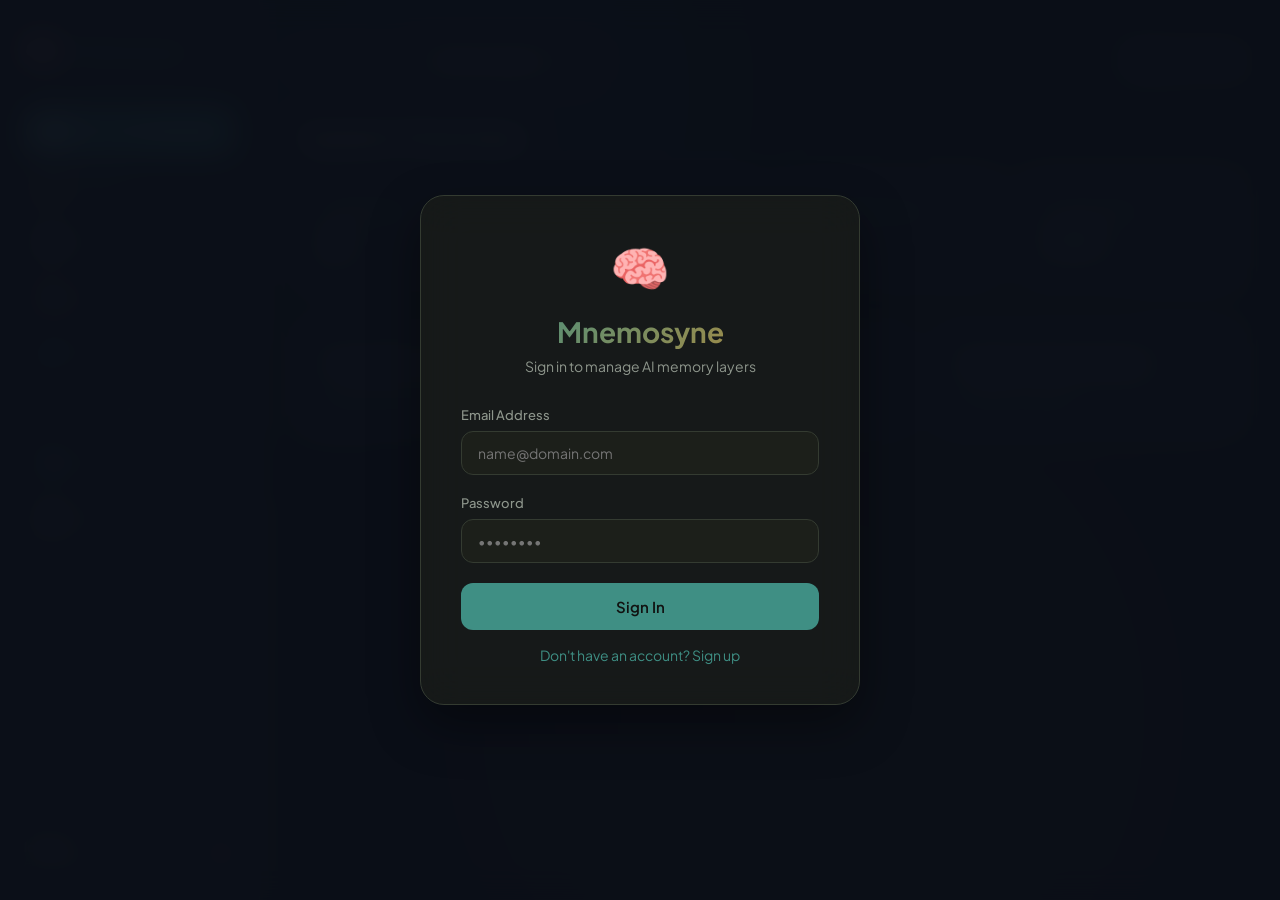
<file: backend/static/index.html>
<!DOCTYPE html>
<html lang="en">
<head>
  <meta charset="UTF-8">
  <meta name="viewport" content="width=device-width, initial-scale=1.0">
  <title>Mnemosyne — AI Memory Dashboard</title>
  <!-- Google Fonts -->
  <link rel="preconnect" href="https://fonts.googleapis.com">
  <link rel="preconnect" href="https://fonts.gstatic.com" crossorigin>
  <link href="https://fonts.googleapis.com/css2?family=Plus+Jakarta+Sans:wght@300;400;500;600;700&family=JetBrains+Mono:wght@400;500&display=swap" rel="stylesheet">
  
  <style>
    :root {
      --bg-main: #111110;            /* Obsidian Black */
      --bg-surface: #1C1F1A;         /* Charcoal Patina */
      --bg-surface-solid: #1C1F1A;
      --bg-card: #1C1F1A;            /* Charcoal Patina Card */
      --bg-card-hover: #272B24;      /* Charcoal Card Hover */
      
      --border-color: #343B31;       /* Aged Charcoal Border */
      --border-color-focus: #3F8F84; /* Verdigris Patina Focus */
      
      --text-primary: #E9E4D7;       /* Bone White */
      --text-secondary: #8E968C;     /* Muted Patina Grey Text */
      --text-muted: #687066;         /* Dark Muted Patina */
      
      --color-primary: #3F8F84;      /* Verdigris Patina Primary */
      --color-primary-dark: #2C6B62;
      --color-primary-light: #58ABA0;
      --color-primary-muted: rgba(63, 143, 132, 0.15);
      --color-accent: #B58A3A;       /* Aged Brass Accent */
      --color-accent-gradient: linear-gradient(135deg, #3F8F84 0%, #B58A3A 100%);
      
      --color-success: #5CA390;      /* Verdigris Success */
      --color-error: #8E3C3C;        /* Oxide Red Danger */
      --color-warning: #B58A3A;      /* Aged Brass Warning */
      --color-info: #3F8F84;         /* Verdigris Info */
      
      --font-sans: 'Plus Jakarta Sans', -apple-system, BlinkMacSystemFont, "Segoe UI", Roboto, sans-serif;
      --font-mono: 'JetBrains Mono', monospace;
      
      --shadow-sm: 0 2px 4px rgba(0, 0, 0, 0.08);
      --shadow-md: 0 8px 16px rgba(0, 0, 0, 0.12);
      --shadow-lg: 0 16px 32px rgba(0, 0, 0, 0.16);
      --shadow-glass: none;           /* Matte design removes glossy shadows */
    }

    * {
      box-sizing: border-box;
      margin: 0;
      padding: 0;
    }

    body {
      background-color: var(--bg-main);
      color: var(--text-primary);
      font-family: var(--font-sans);
      min-height: 100vh;
      overflow-x: hidden;
    }

    /* Scrollbars */
    ::-webkit-scrollbar {
      width: 6px;
      height: 6px;
    }
    ::-webkit-scrollbar-track {
      background: transparent;
    }
    ::-webkit-scrollbar-thumb {
      background: var(--border-color);
      border-radius: 4px;
    }
    ::-webkit-scrollbar-thumb:hover {
      background: var(--text-muted);
    }

    /* ── Login Overlay ── */
    #login-overlay {
      position: fixed;
      top: 0;
      left: 0;
      right: 0;
      bottom: 0;
      background: rgba(11, 15, 25, 0.95);
      backdrop-filter: blur(16px);
      z-index: 1000;
      display: flex;
      align-items: center;
      justify-content: center;
    }

    .login-card {
      width: 100%;
      max-width: 440px;
      padding: 40px;
      border-radius: 24px;
      background: rgba(23, 25, 30, 0.8);
      backdrop-filter: blur(12px);
      border: 1px solid var(--border-color);
      box-shadow: var(--shadow-md);
      text-align: center;
      animation: fadeIn 0.4s ease-out;
    }

    .login-logo {
      font-size: 48px;
      margin-bottom: 16px;
      display: inline-block;
    }

    .login-title {
      font-size: 28px;
      font-weight: 700;
      margin-bottom: 8px;
      background: var(--color-accent-gradient);
      -webkit-background-clip: text;
      -webkit-text-fill-color: transparent;
    }

    .login-subtitle {
      color: var(--text-secondary);
      font-size: 14px;
      margin-bottom: 32px;
    }

    /* Form controls */
    .form-group {
      margin-bottom: 20px;
      text-align: left;
    }

    .form-group label {
      display: block;
      color: var(--text-secondary);
      font-size: 13px;
      font-weight: 500;
      margin-bottom: 8px;
    }

    .input-control {
      width: 100%;
      background: var(--bg-card);
      border: 1px solid var(--border-color);
      border-radius: 12px;
      padding: 12px 16px;
      color: var(--text-primary);
      font-family: var(--font-sans);
      font-size: 14px;
      transition: all 0.25s cubic-bezier(0.4, 0, 0.2, 1);
    }

    .input-control:focus {
      outline: none;
      border-color: var(--color-primary);
      background: var(--bg-card-hover);
      box-shadow: 0 0 0 2px var(--color-primary-muted);
    }

    .btn {
      width: 100%;
      padding: 14px;
      border-radius: 12px;
      font-family: var(--font-sans);
      font-size: 15px;
      font-weight: 600;
      cursor: pointer;
      border: none;
      transition: all 0.25s cubic-bezier(0.4, 0, 0.2, 1);
      display: flex;
      align-items: center;
      justify-content: center;
      gap: 8px;
    }

    .btn-primary {
      background: var(--color-primary);
      color: #111110;
      box-shadow: none;
    }

    .btn-primary:hover {
      background: var(--color-primary-light);
      transform: translateY(-1px);
    }

    .btn-primary:active {
      transform: translateY(1px);
    }

    .btn-secondary {
      background: var(--bg-card);
      color: var(--text-primary);
      border: 1px solid var(--border-color);
    }

    .btn-secondary:hover {
      background: var(--bg-card-hover);
      border-color: var(--text-secondary);
      transform: translateY(-1px);
    }

    .btn-secondary:active {
      transform: translateY(1px);
    }

    .error-banner {
      background: rgba(239, 68, 110, 0.15);
      border: 1px solid rgba(239, 68, 110, 0.3);
      color: var(--color-error);
      padding: 12px;
      border-radius: 10px;
      font-size: 13px;
      margin-bottom: 20px;
      display: none;
      text-align: left;
    }

    /* ── Main Layout ── */
    #dashboard-layout {
      display: grid;
      grid-template-columns: 260px 1fr;
      min-height: 100vh;
    }

    /* Sidebar */
    .sidebar {
      background: var(--bg-surface-solid);
      border-right: 1px solid var(--border-color);
      padding: 32px 24px;
      display: flex;
      flex-direction: column;
      position: sticky;
      top: 0;
      height: 100vh;
    }

    .logo-container {
      display: flex;
      align-items: center;
      gap: 12px;
      margin-bottom: 40px;
      text-decoration: none;
    }

    .logo-img {
      font-size: 28px;
    }

    .logo-title {
      font-size: 20px;
      font-weight: 700;
      color: var(--color-primary);
    }

    .nav-list {
      list-style: none;
      display: flex;
      flex-direction: column;
      gap: 8px;
      flex: 1;
    }

    .nav-item {
      display: flex;
      align-items: center;
      gap: 12px;
      padding: 12px 16px;
      border-radius: 12px;
      color: var(--text-secondary);
      text-decoration: none;
      font-size: 14px;
      font-weight: 500;
      cursor: pointer;
      transition: all 0.25s cubic-bezier(0.4, 0, 0.2, 1);
    }

    .nav-item:hover {
      background: rgba(255, 255, 255, 0.04);
      color: var(--text-primary);
      transform: translateX(4px);
    }

    .nav-item.active {
      background: var(--color-primary);
      color: #111110;
      font-weight: 600;
      box-shadow: none;
    }

    .nav-item-icon {
      font-size: 18px;
    }

    .user-footer {
      border-top: 1px solid var(--border-color);
      padding-top: 20px;
      display: flex;
      align-items: center;
      justify-content: space-between;
    }

    .user-info {
      display: flex;
      flex-direction: column;
      overflow: hidden;
    }

    .user-name {
      font-size: 13px;
      font-weight: 600;
      color: var(--text-primary);
      white-space: nowrap;
      text-overflow: ellipsis;
      overflow: hidden;
    }

    .user-role {
      font-size: 11px;
      color: var(--text-muted);
    }

    .btn-logout {
      background: transparent;
      border: none;
      color: var(--text-muted);
      cursor: pointer;
      font-size: 16px;
      padding: 4px;
      border-radius: 6px;
      transition: all 0.2s;
    }

    .btn-logout:hover {
      color: var(--color-error);
      background: rgba(239, 68, 68, 0.1);
    }

    /* Main view container */
    .main-view {
      padding: 40px;
      overflow-y: auto;
      height: 100vh;
    }

    /* ── Header Bar ── */
    .header-bar {
      display: flex;
      justify-content: space-between;
      align-items: center;
      margin-bottom: 40px;
    }

    .project-selector-wrapper {
      display: flex;
      align-items: center;
      gap: 16px;
    }

    .select-project {
      background: var(--bg-surface-solid);
      color: var(--text-primary);
      border: 1px solid var(--border-color);
      padding: 10px 36px 10px 16px;
      font-family: var(--font-sans);
      font-size: 14px;
      font-weight: 600;
      border-radius: 12px;
      cursor: pointer;
      appearance: none;
      background-image: url("data:image/svg+xml,%3Csvg xmlns='http://www.w3.org/2000/svg' fill='none' viewBox='0 0 24 24' stroke='%2394a3b8'%3E%3Cpath stroke-linecap='round' stroke-linejoin='round' stroke-width='2' d='M19 9l-7 7-7-7'/%3E%3C/svg%3E");
      background-repeat: no-repeat;
      background-position: right 12px center;
      background-size: 16px;
      transition: all 0.2s;
    }

    .select-project:hover {
      border-color: var(--text-muted);
    }

    .system-health {
      display: flex;
      align-items: center;
      gap: 16px;
      font-size: 13px;
      color: var(--text-secondary);
    }

    .status-indicator {
      display: flex;
      align-items: center;
      gap: 8px;
    }

    .status-dot {
      width: 8px;
      height: 8px;
      border-radius: 50%;
      background-color: var(--color-success);
      box-shadow: 0 0 8px var(--color-success);
    }

    .status-dot.loading {
      background-color: var(--color-warning);
      box-shadow: 0 0 8px var(--color-warning);
    }

    /* ── Content Panes ── */
    .tab-pane {
      display: none;
    }

    /* Grid layouts */
    .analytics-grid {
      display: grid;
      grid-template-columns: repeat(auto-fit, minmax(220px, 1fr));
      gap: 20px;
      margin-bottom: 40px;
    }

    .card {
      background: var(--bg-surface);
      border: 1px solid var(--border-color);
      border-radius: 14px;
      padding: 24px;
      box-shadow: var(--shadow-sm);
      transition: all 0.25s cubic-bezier(0.4, 0, 0.2, 1);
    }

    .card:hover {
      border-color: rgba(255, 255, 255, 0.12);
      background: var(--bg-card);
      transform: translateY(-2px);
      box-shadow: var(--shadow-md);
    }

    .stat-label {
      color: var(--text-secondary);
      font-size: 13px;
      font-weight: 500;
      margin-bottom: 8px;
    }

    .stat-value {
      font-size: 28px;
      font-weight: 700;
      color: var(--text-primary);
    }

    .dashboard-sections {
      display: grid;
      grid-template-columns: 2fr 1fr;
      gap: 24px;
    }

    @media (max-width: 1024px) {
      .dashboard-sections {
        grid-template-columns: 1fr;
      }
      #dashboard-layout {
        grid-template-columns: 80px 1fr;
      }
      .sidebar {
        padding: 32px 12px;
      }
      .logo-title, .user-info, .sidebar-label {
        display: none;
      }
    }

    /* ── Projects View ── */
    .projects-list {
      display: grid;
      grid-template-columns: repeat(auto-fill, minmax(300px, 1fr));
      gap: 20px;
      margin-top: 20px;
    }

    .project-card {
      position: relative;
      overflow: hidden;
      background: var(--bg-surface);
      border: 1px solid var(--border-color);
      border-radius: 14px;
      padding: 28px;
      cursor: pointer;
      display: flex;
      flex-direction: column;
      justify-content: space-between;
      height: 220px;
      transition: border-color 0.3s ease, background-color 0.3s ease, transform 0.4s cubic-bezier(0.16, 1, 0.3, 1), box-shadow 0.4s ease !important;
      box-shadow: var(--shadow-sm);
    }

    .project-card:hover {
      transform: translateY(-4px) scale(1.01);
      border-color: var(--color-primary-light) !important;
      box-shadow: 0 16px 36px rgba(0, 0, 0, 0.35) !important;
    }
    .project-card::before {
      content: "";
      position: absolute;
      top: 0;
      left: 0;
      width: 100%;
      height: 100%;
      background: radial-gradient(
        800px circle at var(--mouse-x, 0) var(--mouse-y, 0),
        rgba(63, 143, 132, 0.08),
        transparent 45%
      );
      z-index: 0;
      pointer-events: none;
      opacity: 0;
      transition: opacity 0.4s ease;
    }
    .project-card:hover::before {
      opacity: 1;
    }
    .project-card > * {
      position: relative;
      z-index: 1;
    }

    .project-card-header {
      display: flex;
      justify-content: space-between;
      align-items: flex-start;
      margin-bottom: 12px;
    }

    .project-name {
      font-size: 18px;
      font-weight: 700;
      color: var(--text-primary);
    }

    .project-badge {
      font-size: 11px;
      font-weight: 600;
      background: var(--color-primary-muted);
      color: var(--color-primary);
      padding: 4px 8px;
      border-radius: 6px;
      border: 1px solid rgba(197, 168, 128, 0.15);
      font-family: var(--font-mono);
    }

    .project-desc {
      color: var(--text-secondary);
      font-size: 13px;
      line-height: 1.5;
      display: -webkit-box;
      -webkit-line-clamp: 3;
      -webkit-box-orient: vertical;
      overflow: hidden;
      margin-bottom: 20px;
    }

    .project-footer {
      display: flex;
      justify-content: space-between;
      align-items: center;
      font-size: 12px;
      color: var(--text-muted);
      border-top: 1px solid var(--border-color);
      padding-top: 14px;
    }

    /* Modal dialogs */
    .modal-backdrop {
      position: fixed;
      top: 0;
      left: 0;
      right: 0;
      bottom: 0;
      background: rgba(17, 18, 21, 0.7);
      backdrop-filter: blur(8px);
      z-index: 500;
      display: none;
      align-items: center;
      justify-content: center;
    }

    .modal-card {
      width: 100%;
      max-width: 500px;
      background: rgba(23, 25, 30, 0.85);
      backdrop-filter: blur(12px);
      border: 1px solid var(--border-color);
      border-radius: 16px;
      padding: 32px;
      box-shadow: var(--shadow-lg);
      animation: slideUp 0.3s cubic-bezier(0.16, 1, 0.3, 1);
    }

    .modal-title {
      font-size: 20px;
      font-weight: 700;
      margin-bottom: 24px;
    }

    .modal-actions {
      display: flex;
      justify-content: flex-end;
      gap: 12px;
      margin-top: 28px;
    }

    /* ── Conversations View ── */
    .conv-split {
      display: grid;
      grid-template-columns: 320px 1fr;
      gap: 24px;
      height: 70vh;
    }

    .conv-list {
      background: var(--bg-surface);
      border: 1px solid var(--border-color);
      border-radius: 16px;
      overflow-y: auto;
      padding: 16px;
      display: flex;
      flex-direction: column;
      gap: 8px;
    }

    .conv-item {
      padding: 14px 16px;
      border-radius: 12px;
      cursor: pointer;
      background: var(--bg-card);
      border: 1px solid transparent;
      transition: all 0.25s cubic-bezier(0.4, 0, 0.2, 1);
    }

    .conv-item:hover {
      background: var(--bg-card-hover);
      border-color: var(--border-color);
      transform: translateX(4px);
    }

    .conv-item.active {
      background: var(--color-primary-muted);
      border-color: var(--color-primary);
    }

    .conv-item-title {
      font-size: 13px;
      font-weight: 600;
      color: var(--text-primary);
      margin-bottom: 4px;
      white-space: nowrap;
      overflow: hidden;
      text-overflow: ellipsis;
    }

    .conv-item-meta {
      font-size: 11px;
      color: var(--text-muted);
      display: flex;
      justify-content: space-between;
    }

    .conv-chat {
      background: var(--bg-surface);
      border: 1px solid var(--border-color);
      border-radius: 16px;
      display: flex;
      flex-direction: column;
      overflow: hidden;
    }

    .conv-chat-header {
      padding: 20px 24px;
      border-bottom: 1px solid var(--border-color);
      background: rgba(20, 26, 43, 0.2);
    }

    .conv-chat-messages {
      flex: 1;
      padding: 24px;
      overflow-y: auto;
      display: flex;
      flex-direction: column;
      gap: 20px;
    }

    .msg-bubble {
      max-width: 85%;
      padding: 16px 20px;
      border-radius: 16px;
      font-size: 14px;
      line-height: 1.6;
    }

    .msg-bubble.user {
      align-self: flex-end;
      background: var(--color-accent-gradient);
      color: #111110;
      border-bottom-right-radius: 4px;
    }

    .msg-bubble.assistant {
      align-self: flex-start;
      background: var(--bg-card);
      border: 1px solid var(--border-color);
      color: var(--text-primary);
      border-bottom-left-radius: 4px;
    }

    .msg-bubble-meta {
      font-size: 11px;
      color: var(--text-muted);
      margin-top: 8px;
      text-align: right;
    }

    .msg-bubble.user .msg-bubble-meta {
      color: rgba(255, 255, 255, 0.7);
    }

    /* ── Memories Pane ── */
    .memories-container {
      display: flex;
      flex-direction: column;
      gap: 16px;
    }

    .filter-bar {
      display: flex;
      gap: 12px;
      margin-bottom: 24px;
      flex-wrap: wrap;
    }

    .badge-filter {
      padding: 8px 16px;
      border-radius: 100px;
      font-size: 12px;
      font-weight: 600;
      background: var(--bg-card);
      border: 1px solid var(--border-color);
      cursor: pointer;
      color: var(--text-secondary);
      transition: all 0.2s;
    }

    .badge-filter:hover {
      background: var(--bg-card-hover);
      color: var(--text-primary);
    }

    .badge-filter.active {
      background: var(--color-primary);
      border-color: var(--color-primary);
      color: white;
    }

    .memory-list-table {
      width: 100%;
      border-collapse: collapse;
      text-align: left;
    }

    .memory-list-table th, .memory-list-table td {
      padding: 16px 20px;
      border-bottom: 1px solid var(--border-color);
    }

    .memory-list-table th {
      font-size: 12px;
      font-weight: 600;
      color: var(--text-secondary);
      text-transform: uppercase;
      letter-spacing: 0.05em;
    }

    .memory-list-table tr:hover td {
      background: rgba(255, 255, 255, 0.01);
    }

    .kind-badge {
      display: inline-block;
      padding: 4px 8px;
      border-radius: 6px;
      font-size: 11px;
      font-weight: 700;
      text-transform: uppercase;
      font-family: var(--font-mono);
    }

    .kind-badge.requirement { background: rgba(99, 102, 241, 0.15); color: #818CF8; }
    .kind-badge.decision { background: rgba(16, 185, 129, 0.15); color: #34D399; }
    .kind-badge.todo { background: rgba(245, 158, 11, 0.15); color: #FBBF24; }
    .kind-badge.bug { background: rgba(239, 68, 68, 0.15); color: #FCA5A5; }
    .kind-badge.fix { background: rgba(59, 130, 246, 0.15); color: #60A5FA; }
    .kind-badge.dependency { background: rgba(139, 92, 246, 0.15); color: #C084FC; }
    .kind-badge.architecture { background: rgba(236, 72, 153, 0.15); color: #F472B6; }
    .kind-badge.general { background: rgba(100, 116, 139, 0.15); color: #94A3B8; }

    /* ── Knowledge Graph Visualization ── */
    #graph-container {
      width: 100%;
      height: 500px;
      background: #0D1321;
      border-radius: 16px;
      border: 1px solid var(--border-color);
      position: relative;
      overflow: hidden;
    }

    /* ── Logs / Console Pane ── */
    .console-pane {
      background: #05070C;
      border: 1px solid var(--border-color);
      border-radius: 12px;
      padding: 20px;
      font-family: var(--font-mono);
      font-size: 12px;
      color: #A7F3D0;
      height: 400px;
      overflow-y: auto;
      display: flex;
      flex-direction: column;
      gap: 6px;
      box-shadow: inset 0 4px 12px rgba(0,0,0,0.5);
    }

    .log-entry {
      line-height: 1.5;
    }

    .log-time {
      color: #34D399;
    }

    .log-level {
      font-weight: 700;
      text-transform: uppercase;
    }

    .log-level.info { color: #60A5FA; }
    .log-level.error { color: #F87171; }
    .log-level.warn { color: #FBBF24; }

    /* Project DNA Styles */
    .dna-grid {
      display: grid;
      grid-template-columns: repeat(auto-fit, minmax(280px, 1fr));
      gap: 20px;
    }

    .dna-section {
      background: var(--bg-surface);
      border: 1px solid var(--border-color);
      border-radius: 16px;
      padding: 20px;
    }

    .dna-section-title {
      font-size: 15px;
      font-weight: 700;
      margin-bottom: 16px;
      display: flex;
      align-items: center;
      gap: 8px;
      border-bottom: 1px solid var(--border-color);
      padding-bottom: 10px;
    }

    .dna-list {
      list-style: none;
      display: flex;
      flex-direction: column;
      gap: 10px;
    }

    .dna-list-item {
      font-size: 13px;
      color: var(--text-secondary);
      line-height: 1.4;
      padding-left: 14px;
      position: relative;
    }

    .dna-list-item::before {
      content: "•";
      position: absolute;
      left: 0;
      color: var(--color-primary);
      font-weight: bold;
    }

    /* Animations */
    @keyframes fadeIn {
      from { opacity: 0; transform: translateY(4px); }
      to { opacity: 1; transform: translateY(0); }
    }

    @keyframes slideUp {
      from { opacity: 0; transform: translateY(16px); }
      to { opacity: 1; transform: translateY(0); }
    }

    /* Ambient Background Glow Blobs */
    .glow-blob {
      position: fixed;
      border-radius: 50%;
      filter: blur(140px);
      opacity: 0.08;
      z-index: -1;
      pointer-events: none;
      transition: all 0.8s ease-in-out;
      animation: floatOrbs 24s infinite alternate ease-in-out;
      will-change: transform;
    }
    
    .glow-1 {
      top: -15%;
      left: 20%;
      width: 450px;
      height: 450px;
      background: var(--color-primary);
      animation-delay: 0s;
    }
    
    .glow-2 {
      bottom: -10%;
      right: 15%;
      width: 550px;
      height: 550px;
      background: var(--color-accent);
      animation-delay: -6s;
    }
    
    @keyframes floatOrbs {
      0% { transform: translate(0, 0) scale(1); }
      50% { transform: translate(40px, -60px) scale(1.15); }
      100% { transform: translate(-30px, 30px) scale(0.9); }
    }

    /* Interactive Spotlight Card Border Glow */
    .card {
      position: relative;
      overflow: hidden;
      transition: border-color 0.3s ease, background-color 0.3s ease, transform 0.4s cubic-bezier(0.16, 1, 0.3, 1), box-shadow 0.4s ease !important;
    }
    .card:hover {
      transform: translateY(-4px) scale(1.01);
      border-color: var(--color-primary-light) !important;
      box-shadow: 0 16px 36px rgba(0, 0, 0, 0.35) !important;
    }
    .card::before {
      content: "";
      position: absolute;
      top: 0;
      left: 0;
      width: 100%;
      height: 100%;
      background: radial-gradient(
        800px circle at var(--mouse-x, 0) var(--mouse-y, 0),
        rgba(63, 143, 132, 0.08),
        transparent 45%
      );
      z-index: 0;
      pointer-events: none;
      opacity: 0;
      transition: opacity 0.4s ease;
    }
    .card:hover::before {
      opacity: 1;
    }
    .card > * {
      position: relative;
      z-index: 1;
    }

    /* Spring Modal Pop Anim */
    @keyframes modalPop {
      0% {
        opacity: 0;
        transform: scale(0.93) translateY(12px);
      }
      100% {
        opacity: 1;
        transform: scale(1) translateY(0);
      }
    }
    
    @keyframes backdropFadeIn {
      from { opacity: 0; backdrop-filter: blur(0px); -webkit-backdrop-filter: blur(0px); }
      to { opacity: 1; backdrop-filter: blur(8px); -webkit-backdrop-filter: blur(8px); }
    }
    
    .modal-backdrop {
      animation: backdropFadeIn 0.35s cubic-bezier(0.16, 1, 0.3, 1) both;
    }
    
    .modal-card {
      animation: modalPop 0.5s cubic-bezier(0.34, 1.56, 0.64, 1) both !important;
    }

    /* Login Card Glassmorphism and Spotlight */
    .login-card {
      position: relative;
      overflow: hidden;
      background: rgba(28, 31, 26, 0.7) !important;
      backdrop-filter: blur(20px) !important;
      -webkit-backdrop-filter: blur(20px) !important;
      border: 1px solid var(--border-color);
      border-radius: 24px;
      box-shadow: 0 20px 50px rgba(0, 0, 0, 0.4) !important;
      animation: modalPop 0.55s cubic-bezier(0.34, 1.56, 0.64, 1) both;
    }
    
    .login-card::before {
      content: "";
      position: absolute;
      top: 0;
      left: 0;
      width: 100%;
      height: 100%;
      background: radial-gradient(
        800px circle at var(--mouse-x, 0) var(--mouse-y, 0),
        rgba(63, 143, 132, 0.08),
        transparent 45%
      );
      z-index: 0;
      pointer-events: none;
      opacity: 0;
      transition: opacity 0.4s ease;
    }
    
    .login-card:hover::before {
      opacity: 1;
    }
    
    .login-card > * {
      position: relative;
      z-index: 1;
    }

    /* Glassmorphic Translucent Sidebar */
    .sidebar {
      background: rgba(28, 31, 26, 0.7) !important;
      backdrop-filter: blur(20px);
      -webkit-backdrop-filter: blur(20px);
      border-right: 1px solid var(--border-color);
    }

    /* Staggered Slide-up tab transition */
    @keyframes fadeInSlideUp {
      from {
        opacity: 0;
        transform: translateY(16px);
      }
      to {
        opacity: 1;
        transform: translateY(0);
      }
    }
    
    .tab-pane.active {
      display: block !important;
    }
    
    .tab-pane.active > * {
      animation: fadeInSlideUp 0.6s cubic-bezier(0.16, 1, 0.3, 1) both;
    }
    
    .tab-pane.active > *:nth-child(1) { animation-delay: 0.04s; }
    .tab-pane.active > *:nth-child(2) { animation-delay: 0.08s; }
    .tab-pane.active > *:nth-child(3) { animation-delay: 0.12s; }
    .tab-pane.active > *:nth-child(4) { animation-delay: 0.16s; }
    .tab-pane.active > *:nth-child(5) { animation-delay: 0.2s; }

    /* Scroll Reveal classes */
    .reveal-on-scroll {
      opacity: 0;
      transform: translateY(20px);
      transition: opacity 0.8s cubic-bezier(0.16, 1, 0.3, 1), transform 0.8s cubic-bezier(0.16, 1, 0.3, 1);
      will-change: transform, opacity;
    }
    .reveal-on-scroll.revealed {
      opacity: 1;
      transform: translateY(0);
    }
  </style>
</head>
<body>
  <!-- Ambient Background Glow Blobs -->
  <div class="glow-blob glow-1"></div>
  <div class="glow-blob glow-2"></div>

  <!-- ── Sign In / Sign Up Modal Overlay ── -->
  <div id="login-overlay" style="display: none;">
    <div class="login-card">
      <span class="login-logo">🧠</span>
      <h2 class="login-title">Mnemosyne</h2>
      <p id="auth-modal-subtitle" class="login-subtitle">Sign in to manage AI memory layers</p>
      
      <div id="login-error-banner" class="error-banner"></div>
      
      <form id="login-form">
        <div class="form-group">
          <label for="login-email">Email Address</label>
          <input type="email" id="login-email" class="input-control" required placeholder="name@domain.com">
        </div>
        <div class="form-group">
          <label for="login-password">Password</label>
          <input type="password" id="login-password" class="input-control" required placeholder="••••••••">
        </div>
        <button type="submit" class="btn btn-primary" style="margin-top: 12px;">Sign In</button>
        <div style="text-align: center; margin-top: 16px; font-size: 14px;">
          <a href="#" id="show-signup" style="color: var(--color-primary); text-decoration: none;">Don't have an account? Sign up</a>
        </div>
      </form>

      <form id="signup-form" style="display: none;">
        <div class="form-group">
          <label for="signup-name">Full Name (Optional)</label>
          <input type="text" id="signup-name" class="input-control" placeholder="John Doe">
        </div>
        <div class="form-group">
          <label for="signup-email">Email Address</label>
          <input type="email" id="signup-email" class="input-control" required placeholder="name@domain.com">
        </div>
        <div class="form-group">
          <label for="signup-password">Password</label>
          <input type="password" id="signup-password" class="input-control" required minlength="8" placeholder="••••••••">
        </div>
        <button type="submit" class="btn btn-primary" style="margin-top: 12px;">Sign Up</button>
        <div style="text-align: center; margin-top: 16px; font-size: 14px;">
          <a href="#" id="show-login" style="color: var(--color-primary); text-decoration: none;">Already have an account? Sign in</a>
        </div>
      </form>
    </div>
  </div>

  <!-- ── Create Project Dialog ── -->
  <div id="create-project-modal" class="modal-backdrop">
    <div class="modal-card">
      <h3 class="modal-title">Create New Project</h3>
      <div id="create-project-error" class="error-banner"></div>
      <form id="create-project-form">
        <div class="form-group">
          <label for="new-project-name">Project Name</label>
          <input type="text" id="new-project-name" class="input-control" required placeholder="e.g., Quantum Processor Adapter">
        </div>
        <div class="form-group">
          <label for="new-project-id">Project ID (Optional slug)</label>
          <input type="text" id="new-project-id" class="input-control" placeholder="e.g., quantum-adapter">
        </div>
        <div class="form-group">
          <label for="new-project-desc">Description</label>
          <textarea id="new-project-desc" class="input-control" rows="3" placeholder="Brief outline of the project scope..."></textarea>
        </div>
        <div class="modal-actions">
          <button type="button" class="btn btn-secondary btn-sm" id="btn-close-project-modal" style="width: auto;">Cancel</button>
          <button type="submit" class="btn btn-primary btn-sm" style="width: auto; padding: 12px 24px;">Create</button>
        </div>
      </form>
    </div>
  </div>

  <!-- ── Master Layout ── -->
  <div id="dashboard-layout">
    
    <!-- Sidebar Navigation -->
    <aside class="sidebar">
      <a href="#" class="logo-container">
        <span class="logo-img">🧠</span>
        <span class="logo-title">Mnemosyne</span>
      </a>
      
      <nav style="display: contents;">
        <ul class="nav-list">
          <li>
            <div class="nav-item active" data-tab="tab-overview">
              <span class="nav-item-icon">📊</span>
              <span class="sidebar-label">Overview</span>
            </div>
          </li>
          <li>
            <div class="nav-item" data-tab="tab-projects">
              <span class="nav-item-icon">📂</span>
              <span class="sidebar-label">Projects</span>
            </div>
          </li>
          <li>
            <div class="nav-item" data-tab="tab-conversations">
              <span class="nav-item-icon">💬</span>
              <span class="sidebar-label">Conversations</span>
            </div>
          </li>
          <li>
            <div class="nav-item" data-tab="tab-memories">
              <span class="nav-item-icon">🧠</span>
              <span class="sidebar-label">Project Memories</span>
            </div>
          </li>
          <li>
            <div class="nav-item" data-tab="tab-dna">
              <span class="nav-item-icon">🧬</span>
              <span class="sidebar-label">Project DNA</span>
            </div>
          </li>
          <li>
            <div class="nav-item" data-tab="tab-graph">
              <span class="nav-item-icon">🕸️</span>
              <span class="sidebar-label">Knowledge Graph</span>
            </div>
          </li>
          <li>
            <div class="nav-item" data-tab="tab-providers">
              <span class="nav-item-icon">⚙️</span>
              <span class="sidebar-label">AI Providers</span>
            </div>
          </li>
          <li>
            <div class="nav-item" data-tab="tab-logs">
              <span class="nav-item-icon">📋</span>
              <span class="sidebar-label">System Logs</span>
            </div>
          </li>
        </ul>
      </nav>
      
      <div class="user-footer">
        <div class="user-info">
          <span class="user-name" id="display-user-email">loading...</span>
          <span class="user-role">Administrator</span>
        </div>
        <button class="btn-logout" id="btn-global-logout" title="Sign Out">🚪</button>
      </div>
    </aside>

    <!-- Main Workspace -->
    <main class="main-view">
      
      <!-- Top Health / Controls bar -->
      <div class="header-bar">
        <div class="project-selector-wrapper">
          <label for="global-project-select" class="sidebar-label" style="font-size: 13px; font-weight: 500; color: var(--text-secondary);">Active Project</label>
          <select id="global-project-select" class="select-project">
            <option value="">— Select a project —</option>
          </select>
          <button id="btn-delete-active-project" class="btn btn-secondary" style="width: auto; padding: 10px 16px; display: none; color: var(--color-error); border-color: rgba(239, 68, 68, 0.2); background: rgba(239, 68, 68, 0.05); font-size: 13px; font-weight: 600;">
            🗑️ Delete
          </button>
        </div>
        <div class="system-health">
          <div class="status-indicator">
            <div class="status-dot" id="indicator-live"></div>
            <span>System Online</span>
          </div>
        </div>
      </div>

      <!-- ── TAB: Overview ── -->
      <div id="tab-overview" class="tab-pane active">
        <h2 style="font-size: 26px; font-weight: 700; margin-bottom: 24px;">System Overview</h2>
        
        <div class="analytics-grid">
          <div class="card">
            <div class="stat-label">Total Projects</div>
            <div class="stat-value" id="stat-projects-count">0</div>
          </div>
          <div class="card">
            <div class="stat-label">Captured Conversations</div>
            <div class="stat-value" id="stat-conversations-count">0</div>
          </div>
          <div class="card">
            <div class="stat-label">Ingested Memories</div>
            <div class="stat-value" id="stat-memories-count">0</div>
          </div>
          <div class="card">
            <div class="stat-label">Active Provider</div>
            <div class="stat-value" id="stat-active-provider" style="font-size: 20px; line-height: 28px;">Local</div>
          </div>
        </div>
        
        <div class="dashboard-sections">
          <div class="card">
            <h3 style="font-size: 16px; font-weight: 600; margin-bottom: 20px;">Evolving Project DNA Preview</h3>
            <div id="overview-dna-preview" style="color: var(--text-secondary); font-size: 13px;">
              Please select a project to load its memory DNA outline.
            </div>
          </div>
          <div class="card">
            <h3 style="font-size: 16px; font-weight: 600; margin-bottom: 20px;">Ingested Chunks density</h3>
            <div id="overview-analytics-preview" style="color: var(--text-secondary); font-size: 13px;">
              No project loaded.
            </div>
          </div>
        </div>
      </div>

      <!-- ── TAB: Projects ── -->
      <div id="tab-projects" class="tab-pane">
        <div style="display: flex; justify-content: space-between; align-items: center; margin-bottom: 24px;">
          <h2 style="font-size: 26px; font-weight: 700;">Managed Projects</h2>
          <button class="btn btn-primary" id="btn-trigger-new-project" style="width: auto; padding: 10px 20px;">＋ Create Project</button>
        </div>
        <div class="projects-list" id="projects-container">
          <!-- Rendered dynamically -->
        </div>
      </div>

      <!-- ── TAB: Conversations ── -->
      <div id="tab-conversations" class="tab-pane">
        <h2 style="font-size: 26px; font-weight: 700; margin-bottom: 24px;">Conversations Log</h2>
        <div class="conv-split">
          <div class="conv-list" id="conversations-list-container">
            <!-- Rendered dynamically -->
          </div>
          <div class="conv-chat">
            <div class="conv-chat-header">
              <h3 id="active-conversation-title" style="font-size: 15px; font-weight: 700;">No Conversation Selected</h3>
              <p id="active-conversation-meta" style="font-size: 12px; color: var(--text-secondary); margin-top: 4px;">Select a conversation to view scraped transcript turns</p>
            </div>
            <div class="conv-chat-messages" id="conversation-messages-container">
              <!-- Message bubbles -->
            </div>
          </div>
        </div>
      </div>

      <!-- ── TAB: Memories ── -->
      <div id="tab-memories" class="tab-pane">
        <h2 style="font-size: 26px; font-weight: 700; margin-bottom: 16px;">Ingested Memories</h2>
        <div class="filter-bar" id="memory-filter-bar">
          <button class="badge-filter active" data-filter="all">All Types</button>
          <button class="badge-filter" data-filter="requirement">Requirements</button>
          <button class="badge-filter" data-filter="decision">Decisions</button>
          <button class="badge-filter" data-filter="todo">Tasks</button>
          <button class="badge-filter" data-filter="bug">Bugs</button>
          <button class="badge-filter" data-filter="fix">Fixes</button>
          <button class="badge-filter" data-filter="dependency">Dependencies</button>
          <button class="badge-filter" data-filter="architecture">Architecture</button>
        </div>
        <div class="card" style="padding: 0; overflow-x: auto;">
          <table class="memory-list-table">
            <thead>
              <tr>
                <th>Category</th>
                <th>Extracted Memory Fact</th>
                <th>Importance</th>
                <th>Confidence</th>
              </tr>
            </thead>
            <tbody id="memories-table-body">
              <!-- Rendered dynamically -->
            </tbody>
          </table>
        </div>
      </div>

      <!-- ── TAB: Project DNA ── -->
      <div id="tab-dna" class="tab-pane">
        <h2 style="font-size: 26px; font-weight: 700; margin-bottom: 24px;">Project DNA Profile</h2>
        <div class="dna-grid" id="dna-grid-container">
          <!-- Rendered dynamically -->
        </div>
      </div>

      <!-- ── TAB: Knowledge Graph ── -->
      <div id="tab-graph" class="tab-pane">
        <h2 style="font-size: 26px; font-weight: 700; margin-bottom: 8px;">Concept Adjacency Relationships</h2>
        <p style="font-size: 14px; color: var(--text-secondary); margin-bottom: 24px;">Dynamic canvas visualizing knowledge relationships extracted from memory chunks</p>
        <div id="graph-container">
          <canvas id="graph-canvas" style="width: 100%; height: 100%; display: block;"></canvas>
        </div>
      </div>

      <!-- ── TAB: Providers ── -->
      <div id="tab-providers" class="tab-pane">
        <h2 style="font-size: 26px; font-weight: 700; margin-bottom: 24px;">AI Service Providers</h2>
        <div class="projects-list" id="providers-container">
          <!-- Rendered dynamically -->
        </div>
      </div>

      <!-- ── TAB: System Logs ── -->
      <div id="tab-logs" class="tab-pane">
        <h2 style="font-size: 26px; font-weight: 700; margin-bottom: 24px;">System Activity Logger</h2>
        <div class="console-pane" id="console-logs-pane">
          <!-- Live mock logger -->
        </div>
      </div>

    </main>
  </div>

  <!-- ── Scripts ── -->
  <script>
    "use strict";

    // Application state
    let state = {
      token: localStorage.getItem("mnemosyne_auth_token"),
      user: null,
      projects: [],
      activeProjectId: localStorage.getItem("mnemosyne_active_project_id") || "",
      activeProject: null,
      conversations: [],
      memories: [],
      relationships: [],
      providers: [],
      activeTab: "tab-overview"
    };

    const API_BASE = window.location.origin + "/api/v1";

    // ─────────────────────────────────────────────────────────────────────────────
    // HTTP Helpers
    // ─────────────────────────────────────────────────────────────────────────────

    async function apiFetch(path, options = {}) {
      const headers = {
        "Content-Type": "application/json",
        ...(state.token ? { "Authorization": `Bearer ${state.token}` } : {})
      };

      const resp = await fetch(`${API_BASE}${path}`, {
        ...options,
        headers: { ...headers, ...options.headers }
      });

      if (resp.status === 401) {
        handleLogout();
        throw new Error("Session expired.");
      }

      const body = await resp.json();
      if (!resp.ok) {
        throw new Error(body.message || `HTTP ${resp.status}`);
      }
      return body;
    }

    // ─────────────────────────────────────────────────────────────────────────────
    // Authentication Flow
    // ─────────────────────────────────────────────────────────────────────────────

    function checkAuth() {
      const overlay = document.getElementById("login-overlay");
      if (!state.token) {
        overlay.style.display = "flex";
      } else {
        overlay.style.display = "none";
        loadInitialData();
      }
    }

    document.getElementById("show-signup").addEventListener("click", (e) => {
      e.preventDefault();
      document.getElementById("login-form").style.display = "none";
      document.getElementById("signup-form").style.display = "block";
      document.getElementById("auth-modal-subtitle").textContent = "Create an account to get started";
      document.getElementById("login-error-banner").style.display = "none";
    });

    document.getElementById("show-login").addEventListener("click", (e) => {
      e.preventDefault();
      document.getElementById("signup-form").style.display = "none";
      document.getElementById("login-form").style.display = "block";
      document.getElementById("auth-modal-subtitle").textContent = "Sign in to manage AI memory layers";
      document.getElementById("login-error-banner").style.display = "none";
    });

    document.getElementById("signup-form").addEventListener("submit", async (e) => {
      e.preventDefault();
      const email = document.getElementById("signup-email").value;
      const pwd = document.getElementById("signup-password").value;
      const name = document.getElementById("signup-name").value;
      const errorBanner = document.getElementById("login-error-banner");
      
      errorBanner.style.display = "none";

      try {
        const res = await fetch(`${API_BASE}/auth/register`, {
          method: "POST",
          headers: { "Content-Type": "application/json" },
          body: JSON.stringify({ email, password: pwd, full_name: name || undefined })
        });
        const body = await res.json();
        
        if (!res.ok) throw new Error(body.message || "Registration failed.");

        // Automatically log in after registration
        const loginRes = await fetch(`${API_BASE}/auth/login`, {
          method: "POST",
          headers: { "Content-Type": "application/json" },
          body: JSON.stringify({ email, password: pwd })
        });
        const loginBody = await loginRes.json();
        
        if (!loginRes.ok) throw new Error(loginBody.message || "Login failed after registration.");

        state.token = loginBody.data.access_token;
        localStorage.setItem("mnemosyne_auth_token", state.token);
        
        document.getElementById("login-overlay").style.display = "none";
        logActivity("Signed up and logged in successfully.", "info");
        await loadInitialData();
      } catch (err) {
        errorBanner.textContent = err.message;
        errorBanner.style.display = "block";
      }
    });

    document.getElementById("login-form").addEventListener("submit", async (e) => {
      e.preventDefault();
      const email = document.getElementById("login-email").value;
      const pwd = document.getElementById("login-password").value;
      const errorBanner = document.getElementById("login-error-banner");
      
      errorBanner.style.display = "none";

      try {
        const res = await fetch(`${API_BASE}/auth/login`, {
          method: "POST",
          headers: { "Content-Type": "application/json" },
          body: JSON.stringify({ email, password: pwd })
        });
        const body = await res.json();
        
        if (!res.ok) throw new Error(body.message || "Invalid credentials.");

        state.token = body.data.access_token;
        localStorage.setItem("mnemosyne_auth_token", state.token);
        
        document.getElementById("login-overlay").style.display = "none";
        logActivity("Signed in successfully.", "info");
        await loadInitialData();
      } catch (err) {
        errorBanner.textContent = err.message;
        errorBanner.style.display = "block";
      }
    });

    function handleLogout() {
      state.token = null;
      state.user = null;
      localStorage.removeItem("mnemosyne_auth_token");
      document.getElementById("login-overlay").style.display = "flex";
      logActivity("Signed out.", "info");
    }

    document.getElementById("btn-global-logout").addEventListener("click", handleLogout);

    // ─────────────────────────────────────────────────────────────────────────────
    // Data Loading & Navigation
    // ─────────────────────────────────────────────────────────────────────────────

    async function loadInitialData() {
      try {
        // Fetch current user details
        const me = await apiFetch("/auth/me");
        state.user = me.data;
        document.getElementById("display-user-email").textContent = state.user.email;

        // Fetch projects list
        await refreshProjects();
        await refreshProviders();

        if (state.projects.length > 0) {
          if (!state.activeProjectId || !state.projects.find(p => p.id === state.activeProjectId)) {
            state.activeProjectId = state.projects[0].id;
          }
          document.getElementById("global-project-select").value = state.activeProjectId;
          await selectProject(state.activeProjectId);
        } else {
          document.getElementById("overview-dna-preview").innerHTML = `
            <div style="text-align: center; padding: 20px;">
              <p style="margin-bottom: 12px;">Welcome to Mnemosyne! No projects exist yet.</p>
              <button class="btn btn-primary" id="btn-welcome-create" style="width: auto; display: inline-block;">Create Project</button>
            </div>
          `;
          document.getElementById("btn-welcome-create").addEventListener("click", triggerNewProjectModal);
        }
      } catch (err) {
        logActivity(`Failed to load initialization data: ${err.message}`, "error");
      }
    }

    async function refreshProjects() {
      const res = await apiFetch("/projects");
      state.projects = res.data || [];
      
      const selectEl = document.getElementById("global-project-select");
      selectEl.innerHTML = '<option value="">— Select a project —</option>';
      
      state.projects.forEach(p => {
        const opt = document.createElement("option");
        opt.value = p.id;
        opt.textContent = p.name;
        selectEl.appendChild(opt);
      });

      renderProjectsView();
      updateDashboardCounts();
    }

    async function refreshProviders() {
      try {
        const res = await apiFetch("/providers");
        state.providers = res.data || [];
        renderProvidersView();
      } catch (err) {
        logActivity(`Failed to load provider configuration: ${err.message}`, "error");
      }
    }

    async function selectProject(projectId) {
      const deleteBtn = document.getElementById("btn-delete-active-project");
      if (!projectId) {
        if (deleteBtn) deleteBtn.style.display = "none";
        return;
      }
      state.activeProjectId = projectId;
      localStorage.setItem("mnemosyne_active_project_id", projectId);
      
      state.activeProject = state.projects.find(p => p.id === projectId);
      if (deleteBtn) deleteBtn.style.display = "inline-block";
      
      logActivity(`Switched project workspace to: "${state.activeProject.name}"`, "info");
      
      await Promise.all([
        loadConversations(),
        loadMemoriesAndGraph(),
        loadDna()
      ]);
    }

    document.getElementById("global-project-select").addEventListener("change", (e) => {
      selectProject(e.target.value);
    });

    document.getElementById("btn-delete-active-project").addEventListener("click", async () => {
      if (!state.activeProjectId) return;
      const projName = state.activeProject ? state.activeProject.name : state.activeProjectId;
      if (!confirm(`Are you sure you want to delete the project "${projName}"?\n\nThis will permanently clear all its conversations, messages, memories, and embeddings, and cannot be undone.`)) {
        return;
      }
      
      try {
        logActivity(`Deleting project: "${projName}"...`, "info");
        await apiFetch(`/projects/${state.activeProjectId}`, {
          method: "DELETE"
        });
        logActivity(`Project "${projName}" deleted successfully.`, "info");
        
        state.activeProjectId = "";
        state.activeProject = null;
        localStorage.removeItem("mnemosyne_active_project_id");
        
        document.getElementById("btn-delete-active-project").style.display = "none";
        
        await refreshProjects();
        
        if (state.projects.length > 0) {
          state.activeProjectId = state.projects[0].id;
          document.getElementById("global-project-select").value = state.activeProjectId;
          await selectProject(state.activeProjectId);
        } else {
          document.getElementById("global-project-select").value = "";
          clearActiveChat();
          state.conversations = [];
          state.memories = [];
          state.relationships = [];
          renderConversationsList();
          renderMemoriesTable("all");
          document.getElementById("overview-dna-preview").innerHTML = `
            <div style="text-align: center; padding: 20px;">
              <p style="margin-bottom: 12px;">Welcome to Mnemosyne! No projects exist yet.</p>
              <button class="btn btn-primary" id="btn-welcome-create" style="width: auto; display: inline-block;">Create Project</button>
            </div>
          `;
          document.getElementById("btn-welcome-create").addEventListener("click", triggerNewProjectModal);
          document.getElementById("overview-analytics-preview").innerHTML = "No project loaded.";
          updateDashboardCounts();
        }
      } catch (err) {
        logActivity(`Failed to delete project: ${err.message}`, "error");
        alert(`Error deleting project: ${err.message}`);
      }
    });

    // Navigation tabs
    document.querySelectorAll(".nav-item").forEach(item => {
      item.addEventListener("click", () => {
        document.querySelectorAll(".nav-item").forEach(i => i.classList.remove("active"));
        item.classList.add("active");
        
        const tabId = item.dataset.tab;
        document.querySelectorAll(".tab-pane").forEach(pane => pane.classList.remove("active"));
        document.getElementById(tabId).classList.add("active");
        
        state.activeTab = tabId;
        if (tabId === "tab-graph") {
          setTimeout(renderGraphView, 100);
        }
      });
    });

    // ─────────────────────────────────────────────────────────────────────────────
    // Section: Projects Pane
    // ─────────────────────────────────────────────────────────────────────────────

    function renderProjectsView() {
      const container = document.getElementById("projects-container");
      container.innerHTML = "";
      
      state.projects.forEach(proj => {
        const card = document.createElement("div");
        card.className = "project-card";
        card.innerHTML = `
          <div>
            <div class="project-card-header">
              <span class="project-name">${proj.name}</span>
              <span class="project-badge">${proj.id}</span>
            </div>
            <p class="project-desc">${proj.description || "No project description provided."}</p>
          </div>
          <div class="project-footer">
            <span>Status: Active</span>
            <span>Created: ${new Date(proj.created_at).toLocaleDateString()}</span>
          </div>
        `;
        card.addEventListener("click", () => {
          document.getElementById("global-project-select").value = proj.id;
          selectProject(proj.id);
          // Navigate to overview tab
          document.querySelector('[data-tab="tab-overview"]').click();
        });
        container.appendChild(card);
      });
    }

    const projectModal = document.getElementById("create-project-modal");
    
    function triggerNewProjectModal() {
      document.getElementById("create-project-error").style.display = "none";
      document.getElementById("create-project-form").reset();
      projectModal.style.display = "flex";
    }

    document.getElementById("btn-trigger-new-project").addEventListener("click", triggerNewProjectModal);
    document.getElementById("btn-close-project-modal").addEventListener("click", () => {
      projectModal.style.display = "none";
    });

    document.getElementById("create-project-form").addEventListener("submit", async (e) => {
      e.preventDefault();
      const name = document.getElementById("new-project-name").value;
      const customId = document.getElementById("new-project-id").value;
      const desc = document.getElementById("new-project-desc").value;
      const errorDiv = document.getElementById("create-project-error");

      const body = {
        name,
        description: desc || null,
        ...(customId ? { id: customId } : {})
      };

      try {
        const res = await apiFetch("/projects", {
          method: "POST",
          body: JSON.stringify(body)
        });
        projectModal.style.display = "none";
        logActivity(`Created project workspace: "${res.data.name}"`, "info");
        await refreshProjects();
        document.getElementById("global-project-select").value = res.data.id;
        await selectProject(res.data.id);
      } catch (err) {
        errorDiv.textContent = err.message;
        errorDiv.style.display = "block";
      }
    });

    // ─────────────────────────────────────────────────────────────────────────────
    // Section: Conversations Pane
    // ─────────────────────────────────────────────────────────────────────────────

    async function loadConversations() {
      if (!state.activeProjectId) return;
      try {
        const res = await apiFetch(`/conversations/project/${state.activeProjectId}`);
        state.conversations = res.data || [];
        renderConversationsList();
        updateDashboardCounts();
      } catch (err) {
        logActivity(`Failed to load conversations: ${err.message}`, "error");
      }
    }

    function renderConversationsList() {
      const container = document.getElementById("conversations-list-container");
      container.innerHTML = "";

      if (state.conversations.length === 0) {
        container.innerHTML = `<div style="text-align: center; color: var(--text-muted); font-size: 13px; padding: 20px;">No synced conversations found. Use the extension to scrape turns.</div>`;
        clearActiveChat();
        return;
      }

      state.conversations.forEach((conv, idx) => {
        const el = document.createElement("div");
        el.className = "conv-item";
        el.dataset.id = conv.id;
        
        const platform = conv.meta?.platform || "AI Page";
        const dateStr = new Date(conv.started_at).toLocaleDateString();

        el.innerHTML = `
          <div class="conv-item-title">Conversation ${conv.id.substring(0, 8)}</div>
          <div class="conv-item-meta">
            <span>${platform}</span>
            <span>${dateStr}</span>
          </div>
        `;
        el.addEventListener("click", () => {
          document.querySelectorAll(".conv-item").forEach(c => c.classList.remove("active"));
          el.classList.add("active");
          showConversationChat(conv.id);
        });
        container.appendChild(el);
      });
    }

    function clearActiveChat() {
      document.getElementById("active-conversation-title").textContent = "No Conversation Selected";
      document.getElementById("active-conversation-meta").textContent = "Select a conversation to view scraped transcript turns";
      document.getElementById("conversation-messages-container").innerHTML = "";
    }

    async function showConversationChat(id) {
      const container = document.getElementById("conversation-messages-container");
      container.innerHTML = `<div style="color: var(--text-secondary); text-align: center;">Loading transcript turns...</div>`;
      
      try {
        const res = await apiFetch(`/conversations/${id}`);
        const data = res.data;
        
        document.getElementById("active-conversation-title").textContent = `Conversation: ${data.id.substring(0, 12)}...`;
        document.getElementById("active-conversation-meta").textContent = `Platform: ${data.meta?.platform || "Unknown"} | Captured turns: ${data.messages?.length || 0}`;
        
        container.innerHTML = "";
        (data.messages || []).forEach(msg => {
          const bubble = document.createElement("div");
          bubble.className = `msg-bubble ${msg.role}`;
          
          // Basic markdown parser
          const cleanText = msg.content
            .replace(/&/g, "&amp;")
            .replace(/</g, "&lt;")
            .replace(/>/g, "&gt;")
            .replace(/\n/g, "<br>");

          bubble.innerHTML = `
            <div>${cleanText}</div>
            <div class="msg-bubble-meta">${msg.role.toUpperCase()}</div>
          `;
          container.appendChild(bubble);
        });
        
        container.scrollTop = container.scrollHeight;
      } catch (err) {
        container.innerHTML = `<div style="color: var(--color-error); text-align: center;">Error: ${err.message}</div>`;
      }
    }

    // ─────────────────────────────────────────────────────────────────────────────
    // Section: Memories Pane
    // ─────────────────────────────────────────────────────────────────────────────

    async function loadMemoriesAndGraph() {
      if (!state.activeProjectId) return;
      try {
        const [memRes, relRes] = await Promise.all([
          apiFetch(`/memory/project/${state.activeProjectId}`),
          apiFetch(`/memory/project/${state.activeProjectId}/relationships`)
        ]);
        
        state.memories = memRes.data || [];
        state.relationships = relRes.data || [];
        
        renderMemoriesTable("all");
        updateDashboardCounts();
        if (state.activeTab === "tab-graph") {
          renderGraphView();
        }
      } catch (err) {
        logActivity(`Failed to load memory structure: ${err.message}`, "error");
      }
    }

    function renderMemoriesTable(filterKind = "all") {
      const tbody = document.getElementById("memories-table-body");
      tbody.innerHTML = "";

      const filtered = state.memories.filter(m => filterKind === "all" || m.kind === filterKind);

      if (filtered.length === 0) {
        tbody.innerHTML = `<tr><td colspan="4" style="text-align: center; color: var(--text-muted); font-size: 13px;">No memories match the filter context.</td></tr>`;
        return;
      }

      filtered.forEach(m => {
        const tr = document.createElement("tr");
        tr.innerHTML = `
          <td><span class="kind-badge ${m.kind}">${m.kind}</span></td>
          <td style="font-size: 13px; font-weight: 500; line-height: 1.4;">${m.text}</td>
          <td><strong style="color: var(--color-primary);">${m.importance.toFixed(2)}</strong></td>
          <td><span style="color: var(--text-secondary);">${m.confidence.toFixed(2)}</span></td>
        `;
        tbody.appendChild(tr);
      });
    }

    // Add filter action handlers
    document.querySelectorAll("#memory-filter-bar .badge-filter").forEach(btn => {
      btn.addEventListener("click", () => {
        document.querySelectorAll("#memory-filter-bar .badge-filter").forEach(b => b.classList.remove("active"));
        btn.classList.add("active");
        renderMemoriesTable(btn.dataset.filter);
      });
    });

    // ─────────────────────────────────────────────────────────────────────────────
    // Section: DNA Profile Pane
    // ─────────────────────────────────────────────────────────────────────────────

    async function loadDna() {
      if (!state.activeProjectId) return;
      
      const overviewPreview = document.getElementById("overview-dna-preview");
      overviewPreview.innerHTML = `<div>Fetching evolving Project DNA profile...</div>`;

      try {
        const res = await apiFetch(`/projects/${state.activeProjectId}/dna`);
        const dna = res.data;
        
        renderDnaGrid(dna);
        
        // Render simple bullet summary in overview
        const objectivesList = (dna.objectives || []).map(o => `<li>${o}</li>`).join("");
        const tasksList = (dna.pending_tasks || []).map(t => `<li>${t}</li>`).join("");
        
        overviewPreview.innerHTML = `
          <p style="margin-bottom: 12px; font-weight: 600;">Core Objectives:</p>
          <ul style="margin-left: 20px; line-height: 1.5; margin-bottom: 20px;">
            ${objectivesList || "<li>No core requirements extracted yet.</li>"}
          </ul>
          <p style="margin-bottom: 12px; font-weight: 600;">Evolving Tasks:</p>
          <ul style="margin-left: 20px; line-height: 1.5;">
            ${tasksList || "<li>No active todos extracted yet.</li>"}
          </ul>
        `;

        document.getElementById("overview-analytics-preview").innerHTML = `
          <div style="font-size: 13px;">
            <p style="margin-bottom: 8px;"><strong>Objectives:</strong> ${dna.objectives?.length || 0}</p>
            <p style="margin-bottom: 8px;"><strong>Decisions:</strong> ${dna.decisions?.length || 0}</p>
            <p style="margin-bottom: 8px;"><strong>Bugs:</strong> ${dna.bugs?.length || 0}</p>
            <p style="margin-bottom: 8px;"><strong>Fixes:</strong> ${dna.fixes?.length || 0}</p>
            <p style="margin-bottom: 8px;"><strong>Dependencies:</strong> ${dna.dependencies?.length || 0}</p>
          </div>
        `;
      } catch (err) {
        overviewPreview.innerHTML = `<div style="color: var(--color-error);">DNA parsing skipped: ${err.message}</div>`;
        document.getElementById("overview-analytics-preview").innerHTML = `<div>Error fetching stats.</div>`;
      }
    }

    function renderDnaGrid(dna) {
      const container = document.getElementById("dna-grid-container");
      container.innerHTML = "";

      const sections = [
        { title: "🎯 Requirements / Objectives", key: "objectives" },
        { title: "💡 Key Decisions", key: "decisions" },
        { title: "📋 Pending Tasks", key: "pending_tasks" },
        { title: "🐛 Known Bugs", key: "bugs" },
        { title: "🔧 Recent Fixes", key: "fixes" },
        { title: "📦 Dependencies", key: "dependencies" }
      ];

      sections.forEach(sec => {
        const items = dna[sec.key] || [];
        const box = document.createElement("div");
        box.className = "dna-section";
        
        let listHtml = "";
        if (items.length === 0) {
          listHtml = `<li class="dna-list-item" style="color: var(--text-muted); list-style: none;">Empty</li>`;
        } else {
          items.forEach(item => {
            listHtml += `<li class="dna-list-item">${item}</li>`;
          });
        }

        box.innerHTML = `
          <h3 class="dna-section-title">${sec.title}</h3>
          <ul class="dna-list">${listHtml}</ul>
        `;
        container.appendChild(box);
      });
    }

    // ─────────────────────────────────────────────────────────────────────────────
    // Section: Knowledge Graph Vis (Force Layout Simulator)
    // ─────────────────────────────────────────────────────────────────────────────

    let graphAnimId = null;
    
    function renderGraphView() {
      const canvas = document.getElementById("graph-canvas");
      const ctx = canvas.getContext("2d");
      
      // Stop previous animation
      if (graphAnimId) {
        cancelAnimationFrame(graphAnimId);
      }

      // Handle scaling
      const width = canvas.parentElement.clientWidth;
      const height = 500;
      canvas.width = width;
      canvas.height = height;

      // Extract unique concept nodes
      const nodesMap = new Map();
      const links = [];

      state.relationships.forEach(rel => {
        const s = rel.source.toLowerCase();
        const t = rel.target.toLowerCase();
        
        if (!nodesMap.has(s)) nodesMap.set(s, { name: rel.source, x: Math.random() * width, y: Math.random() * height, vx: 0, vy: 0 });
        if (!nodesMap.has(t)) nodesMap.set(t, { name: rel.target, x: Math.random() * width, y: Math.random() * height, vx: 0, vy: 0 });
        
        links.push({
          source: nodesMap.get(s),
          target: nodesMap.get(t),
          relation: rel.relation
        });
      });

      const nodes = Array.from(nodesMap.values());

      if (nodes.length === 0) {
        ctx.fillStyle = "#64748b";
        ctx.font = "14px var(--font-sans)";
        ctx.textAlign = "center";
        ctx.fillText("No concept relationships found in memory logs.", width / 2, height / 2);
        return;
      }

      // Physics settings
      const kRepulsion = 120;
      const kSpring = 0.05;
      const targetLength = 140;
      const damping = 0.85;

      function updatePhysics() {
        // Repulsion forces
        for (let i = 0; i < nodes.length; i++) {
          const n1 = nodes[i];
          for (let j = i + 1; j < nodes.length; j++) {
            const n2 = nodes[j];
            const dx = n2.x - n1.x;
            const dy = n2.y - n1.y;
            const distSq = dx * dx + dy * dy || 1;
            const dist = Math.sqrt(distSq);
            
            if (dist < 300) {
              const force = (kRepulsion * 100) / distSq;
              const fx = (dx / dist) * force;
              const fy = (dy / dist) * force;
              
              n1.vx -= fx;
              n1.vy -= fy;
              n2.vx += fx;
              n2.vy += fy;
            }
          }
        }

        // Spring attractive forces
        links.forEach(link => {
          const s = link.source;
          const t = link.target;
          const dx = t.x - s.x;
          const dy = t.y - s.y;
          const dist = Math.sqrt(dx * dx + dy * dy) || 1;
          const displacement = dist - targetLength;
          const force = kSpring * displacement;
          
          const fx = (dx / dist) * force;
          const fy = (dy / dist) * force;
          
          s.vx += fx;
          s.vy += fy;
          t.vx -= fx;
          t.vy -= fy;
        });

        // Pull to center
        nodes.forEach(n => {
          const dx = width / 2 - n.x;
          const dy = height / 2 - n.y;
          n.vx += dx * 0.005;
          n.vy += dy * 0.005;

          // Integrate velocities
          n.x += n.vx;
          n.y += n.vy;
          n.vx *= damping;
          n.vy *= damping;

          // Constrain within bounds
          n.x = Math.max(20, Math.min(width - 20, n.x));
          n.y = Math.max(20, Math.min(height - 20, n.y));
        });
      }

      function draw() {
        ctx.clearRect(0, 0, width, height);

        // Draw connections
        links.forEach(link => {
          ctx.strokeStyle = "rgba(99, 102, 241, 0.25)";
          ctx.lineWidth = 1.5;
          ctx.beginPath();
          ctx.moveTo(link.source.x, link.source.y);
          ctx.lineTo(link.target.x, link.target.y);
          ctx.stroke();

          // Draw relation text
          const midX = (link.source.x + link.target.x) / 2;
          const midY = (link.source.y + link.target.y) / 2;
          ctx.fillStyle = "rgba(148, 163, 184, 0.8)";
          ctx.font = "10px var(--font-sans)";
          ctx.textAlign = "center";
          ctx.fillText(link.relation, midX, midY);
        });

        // Draw concept nodes
        nodes.forEach(n => {
          ctx.shadowBlur = 8;
          ctx.shadowColor = "rgba(168, 85, 247, 0.4)";
          ctx.fillStyle = "rgba(168, 85, 247, 0.85)";
          ctx.beginPath();
          ctx.arc(n.x, n.y, 6, 0, Math.PI * 2);
          ctx.fill();
          ctx.shadowBlur = 0; // reset

          ctx.fillStyle = "white";
          ctx.font = "11px var(--font-sans)";
          ctx.textAlign = "center";
          ctx.fillText(n.name, n.x, n.y - 12);
        });
      }

      function tick() {
        updatePhysics();
        draw();
        graphAnimId = requestAnimationFrame(tick);
      }

      tick();
    }

    // ─────────────────────────────────────────────────────────────────────────────
    // Section: AI Providers Pane
    // ─────────────────────────────────────────────────────────────────────────────

    function renderProvidersView() {
      const container = document.getElementById("providers-container");
      container.innerHTML = "";

      if (state.providers.length === 0) {
        container.innerHTML = `<div style="color: var(--text-muted);">No provider configurations registered in the database.</div>`;
        return;
      }

      state.providers.forEach(prov => {
        const card = document.createElement("div");
        card.className = "project-card";
        card.style.height = "auto";
        
        const priorityBadge = prov.enabled 
          ? `<span class="project-badge" style="background: rgba(16, 185, 129, 0.15); color: var(--color-success);">Enabled (Priority: ${prov.priority})</span>`
          : `<span class="project-badge" style="background: rgba(239, 68, 68, 0.15); color: var(--color-error);">Disabled</span>`;

        card.innerHTML = `
          <div>
            <div class="project-card-header" style="margin-bottom: 20px;">
              <span class="project-name" style="text-transform: capitalize;">${prov.name} Adapter</span>
              ${priorityBadge}
            </div>
            <div style="font-size: 13px; color: var(--text-secondary); line-height: 1.6; margin-bottom: 12px;">
              <p><strong>Endpoint:</strong> ${prov.endpoint || "Default Cloud Gateway"}</p>
              <p><strong>Key Configured:</strong> ${prov.api_key ? "•••••••• (Encrypted)" : "None"}</p>
            </div>
          </div>
        `;
        container.appendChild(card);
      });
    }

    // ─────────────────────────────────────────────────────────────────────────────
    // Stats & Logger
    // ─────────────────────────────────────────────────────────────────────────────

    function updateDashboardCounts() {
      document.getElementById("stat-projects-count").textContent = state.projects.length;
      document.getElementById("stat-conversations-count").textContent = state.conversations.length;
      document.getElementById("stat-memories-count").textContent = state.memories.length;
      
      const enabled = state.providers.filter(p => p.enabled).sort((a,b) => a.priority - b.priority);
      document.getElementById("stat-active-provider").textContent = enabled.length > 0 ? enabled[0].name.toUpperCase() : "None";
    }

    function logActivity(text, level = "info") {
      const pane = document.getElementById("console-logs-pane");
      const date = new Date().toLocaleTimeString();
      const div = document.createElement("div");
      div.className = "log-entry";
      div.innerHTML = `
        <span class="log-time">[${date}]</span>
        <span class="log-level ${level}">${level.toUpperCase()}</span>:
        <span>${text}</span>
      `;
      pane.appendChild(div);
      pane.scrollTop = pane.scrollHeight;
    }

    // Init log entries
    logActivity("Mnemosyne memory agent logs console active.", "info");
    logActivity("Establishing connection to API backend...", "info");
    
    // Check initial state
    checkAuth();

    // ── Apple-Style Premium Interaction Effects ──

    // 1. Mouse Spotlight Glow Event Listener
    document.addEventListener("mousemove", (e) => {
      const targets = document.querySelectorAll(".card, .project-card, .modal-card, .login-card");
      targets.forEach((el) => {
        const rect = el.getBoundingClientRect();
        const x = e.clientX - rect.left;
        const y = e.clientY - rect.top;
        el.style.setProperty("--mouse-x", `${x}px`);
        el.style.setProperty("--mouse-y", `${y}px`);
      });
    });

    // 2. Scroll Reveal Intersection Observer & MutationObserver
    function setupScrollReveal() {
      const observer = new IntersectionObserver(
        (entries) => {
          entries.forEach((entry) => {
            if (entry.isIntersecting) {
              entry.target.classList.add("revealed");
              observer.unobserve(entry.target); // Reveal once
            }
          });
        },
        { threshold: 0.05 }
      );

      // Bind items to reveal on scroll
      function refreshObserver() {
        const query = ".card, .project-card, .conversation-card, .memory-card, .tab-pane > *, .analytics-grid > *, .table tr, .stat-card";
        document.querySelectorAll(query).forEach((el) => {
          if (!el.classList.contains("reveal-on-scroll") && !el.classList.contains("revealed")) {
            el.classList.add("reveal-on-scroll");
            observer.observe(el);
          }
        });
      }

      // Initial run
      refreshObserver();

      // Listen for any new DOM elements loaded dynamically
      const mutationObserver = new MutationObserver((mutations) => {
        let hasNewElements = false;
        mutations.forEach((mutation) => {
          if (mutation.addedNodes.length > 0) {
            hasNewElements = true;
          }
        });
        if (hasNewElements) {
          refreshObserver();
        }
      });

      mutationObserver.observe(document.body, { childList: true, subtree: true });
    }

    // Initialize premium animations on DOM ready
    if (document.readyState === "loading") {
      document.addEventListener("DOMContentLoaded", setupScrollReveal);
    } else {
      setupScrollReveal();
    }
  </script>
</body>
</html>
</file>
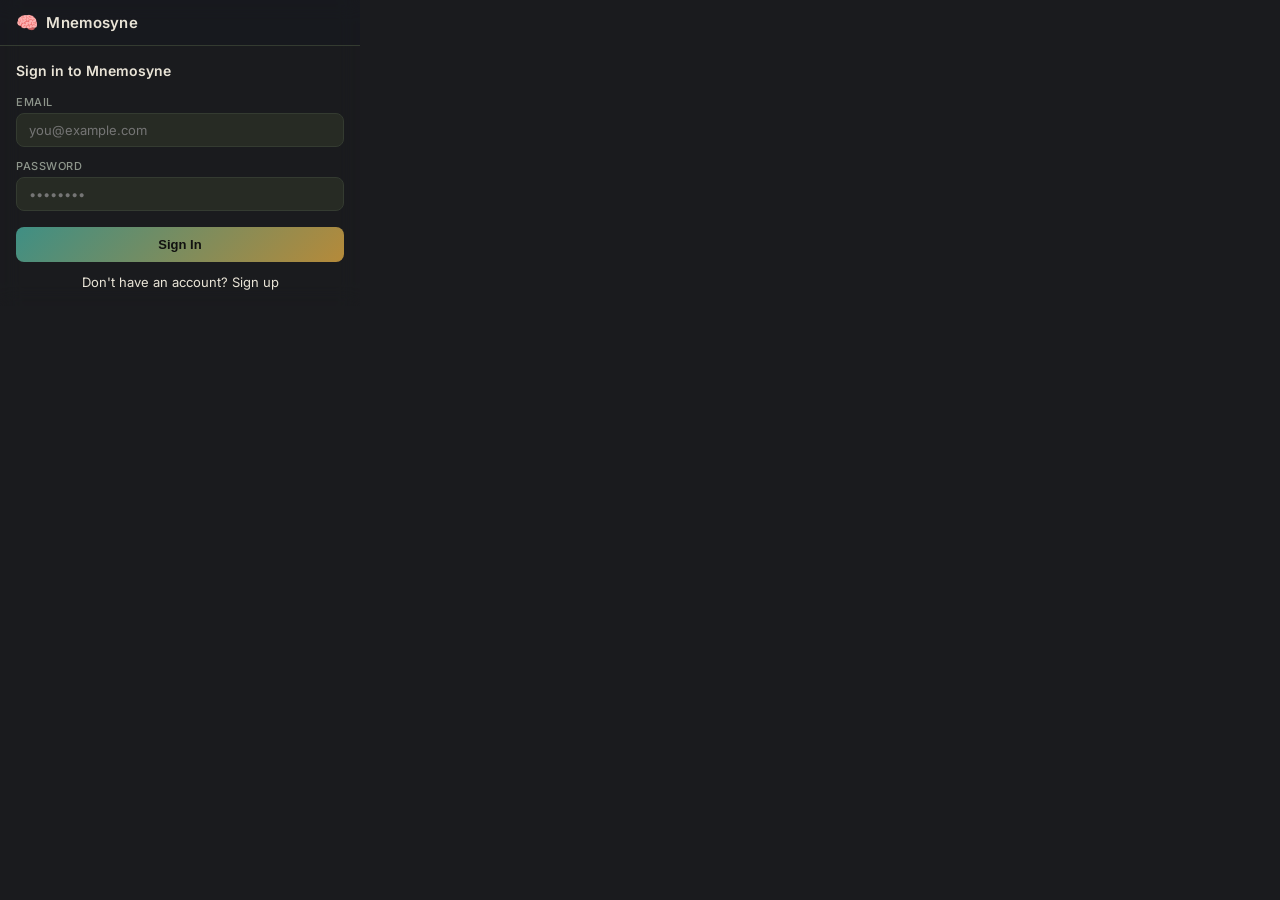
<file: extension/popup.html>
<!DOCTYPE html>
<html lang="en">
<head>
  <meta charset="UTF-8" />
  <meta name="viewport" content="width=device-width, initial-scale=1.0" />
  <title>Mnemosyne Memory</title>
  <link rel="stylesheet" href="styles.css" />
</head>
<body>
  <div id="app">

    <!-- ── Header ── -->
    <header class="header">
      <div class="header-logo">
        <span class="logo-icon">🧠</span>
        <span class="logo-text">Mnemosyne</span>
      </div>
      <div class="header-actions">
        <button id="btn-logout" class="btn-icon" title="Logout" style="display:none">⏏</button>
      </div>
    </header>

    <!-- ── Login View ── -->
    <section id="view-login" class="view">
      <h2 id="auth-title" class="view-title">Sign in to Mnemosyne</h2>
      
      <form id="form-login" autocomplete="on">
        <div class="field">
          <label for="input-email">Email</label>
          <input id="input-email" type="email" placeholder="you@example.com" required autocomplete="email" />
        </div>
        <div class="field">
          <label for="input-password">Password</label>
          <input id="input-password" type="password" placeholder="••••••••" required autocomplete="current-password" />
        </div>
        <div id="login-error" class="error-msg" style="display:none"></div>
        <button id="btn-login" type="submit" class="btn-primary">Sign In</button>
        <div class="toggle-view" style="text-align: center; margin-top: 12px; font-size: 13px;">
          <a href="#" id="link-to-signup" style="color: var(--color-primary); text-decoration: none;">Don't have an account? Sign up</a>
        </div>
      </form>

      <form id="form-signup" autocomplete="on" style="display:none">
        <div class="field">
          <label for="input-signup-name">Full Name (Optional)</label>
          <input id="input-signup-name" type="text" placeholder="John Doe" autocomplete="name" />
        </div>
        <div class="field">
          <label for="input-signup-email">Email</label>
          <input id="input-signup-email" type="email" placeholder="you@example.com" required autocomplete="email" />
        </div>
        <div class="field">
          <label for="input-signup-password">Password</label>
          <input id="input-signup-password" type="password" placeholder="••••••••" required autocomplete="new-password" minlength="8" />
        </div>
        <div id="signup-error" class="error-msg" style="display:none"></div>
        <button id="btn-signup" type="submit" class="btn-primary">Sign Up</button>
        <div class="toggle-view" style="text-align: center; margin-top: 12px; font-size: 13px;">
          <a href="#" id="link-to-login" style="color: var(--color-primary); text-decoration: none;">Already have an account? Sign in</a>
        </div>
      </form>
    </section>

    <!-- ── Main View ── -->
    <section id="view-main" class="view" style="display:none">

      <!-- Project selector -->
      <div class="section">
        <div class="section-header">
          <span class="section-label">Project</span>
          <div class="header-btns">
            <button id="btn-new-project" class="btn-icon" title="Create new project">＋</button>
            <button id="btn-refresh-projects" class="btn-icon" title="Refresh projects">↺</button>
          </div>
        </div>
        <select id="select-project" class="select">
          <option value="">— Select a project —</option>
        </select>

        <div class="action-row" style="margin-top: 12px;">
          <button id="btn-inject" class="btn-primary">⚡ Inject Context</button>
        </div>

        <!-- Inline create project form (hidden by default) -->
        <div id="create-project-form" class="create-project-form" style="display:none">
          <input id="input-project-name" type="text" placeholder="Project name" class="input-sm" required />
          <input id="input-project-id" type="text" placeholder="project-id (slug)" class="input-sm" />
          <div class="action-row">
            <button id="btn-create-project" class="btn-primary btn-sm">Create</button>
            <button id="btn-cancel-create" class="btn-secondary btn-sm">Cancel</button>
          </div>
          <div id="create-project-error" class="error-msg" style="display:none"></div>
        </div>
      </div>

      <!-- Status -->
      <div id="sync-status" class="status-banner" style="display:none"></div>

      <!-- Context preview -->
      <div class="section" id="section-context" style="display:none">
        <div class="section-header">
          <span class="section-label">Project Memory Context</span>
          <button id="btn-refresh-context" class="btn-icon" title="Refresh context">↺</button>
        </div>
        <textarea id="context-preview" class="context-area" readonly placeholder="Context will appear here..."></textarea>
        <div class="action-row">
          <button id="btn-copy" class="btn-secondary">📋 Copy</button>
        </div>
      </div>

      <!-- Capture status -->
      <div class="section">
        <div class="section-header">
          <span class="section-label">Capture Status</span>
        </div>
        <div id="capture-info" class="capture-info">
          <span id="capture-platform">Platform: detecting…</span>
          <span id="capture-count">Messages captured: 0</span>
        </div>
      </div>

    </section>

  </div>

  <script src="popup.js"></script>
</body>
</html>
</file>
<file: extension/styles.css>
/* ─────────────────────────────────────────────────────────────────
   Mnemosyne Extension — Popup Styles
   Design: dark glassmorphism with electric-blue accent
   ───────────────────────────────────────────────────────────────── */

@import url('https://fonts.googleapis.com/css2?family=Inter:wght@400;500;600&display=swap');

*, *::before, *::after { box-sizing: border-box; margin: 0; padding: 0; }

:root {
  --bg:          #111110;            /* Obsidian Black */
  --surface:     #1C1F1A;            /* Charcoal Patina */
  --surface-2:   #272B24;            /* Charcoal Card Highlight */
  --border:      #343B31;            /* Aged Charcoal Border */
  --accent:      #3F8F84;            /* Verdigris Patina Green */
  --accent-glow: rgba(63, 143, 132, 0.2);
  --accent-gradient: linear-gradient(135deg, #3F8F84 0%, #B58A3A 100%);
  --gold-accent: #B58A3A;            /* Aged Brass Accent */
  --text:        #E9E4D7;            /* Bone White */
  --text-muted:  #8E968C;            /* Muted Patina Grey */
  --error:       #8E3C3C;            /* Oxide Red */
  --success:     #5CA390;            /* Verdigris Success */
  --warning:     #B58A3A;            /* Aged Brass Warning */
  --radius:      8px;
  --font:        'Inter', -apple-system, sans-serif;
}

body {
  width: 360px;
  min-height: 200px;
  max-height: 600px;
  background: rgba(17, 18, 21, 0.96);
  backdrop-filter: blur(10px);
  color: var(--text);
  font-family: var(--font);
  font-size: 13px;
  overflow: hidden auto;
}

/* ─── Header ─────────────────────────────────────────────────── */
.header {
  display: flex;
  align-items: center;
  justify-content: space-between;
  padding: 12px 16px;
  background: rgba(23, 25, 30, 0.7);
  backdrop-filter: blur(10px);
  border-bottom: 1px solid var(--border);
}
.header-logo {
  display: flex;
  align-items: center;
  gap: 8px;
  font-weight: 600;
  font-size: 15px;
  letter-spacing: .3px;
}
.logo-icon { font-size: 18px; }

/* ─── Views ──────────────────────────────────────────────────── */
.view { padding: 16px; }
.view-title {
  font-size: 14px;
  font-weight: 600;
  margin-bottom: 16px;
  color: var(--text);
}

/* ─── Form fields ─────────────────────────────────────────────── */
.field {
  margin-bottom: 12px;
}
.field label {
  display: block;
  font-size: 11px;
  font-weight: 500;
  color: var(--text-muted);
  margin-bottom: 4px;
  text-transform: uppercase;
  letter-spacing: .5px;
}
input[type="text"],
input[type="email"],
input[type="password"],
input[type="url"],
.select,
textarea {
  width: 100%;
  background: var(--surface-2);
  border: 1px solid var(--border);
  border-radius: var(--radius);
  color: var(--text);
  padding: 8px 12px;
  font-family: var(--font);
  font-size: 13px;
  outline: none;
  transition: border-color .15s;
}
input:focus, .select:focus, textarea:focus {
  border-color: var(--accent);
  box-shadow: 0 0 0 2px var(--accent-glow);
}

/* ─── Buttons ─────────────────────────────────────────────────── */
.btn-primary {
  width: 100%;
  padding: 10px 16px;
  background: var(--accent-gradient);
  color: #111110;
  border: none;
  border-radius: var(--radius);
  font-size: 13px;
  font-weight: 600;
  cursor: pointer;
  transition: all 0.2s cubic-bezier(0.4, 0, 0.2, 1);
  margin-top: 4px;
}
.btn-primary:hover {
  background: linear-gradient(135deg, #4EAFA1 0%, #CD9F4A 100%);
}
.btn-primary:active {
  transform: translateY(1px);
}
.btn-primary:disabled {
  opacity: .5;
  cursor: not-allowed;
}

.btn-secondary {
  padding: 8px 14px;
  background: var(--surface-2);
  color: var(--text);
  border: 1px solid var(--border);
  border-radius: var(--radius);
  font-size: 12px;
  font-weight: 500;
  cursor: pointer;
  transition: all 0.2s cubic-bezier(0.4, 0, 0.2, 1);
}
.btn-secondary:hover {
  background: var(--surface);
  border-color: var(--text-muted);
}
.btn-sm { padding: 5px 10px; font-size: 11px; }

.btn-icon {
  background: none;
  border: none;
  color: var(--text-muted);
  cursor: pointer;
  font-size: 16px;
  padding: 4px 6px;
  border-radius: 6px;
  transition: color .15s, background .15s;
}
.btn-icon:hover { color: var(--text); background: var(--surface-2); }

/* ─── Sections ────────────────────────────────────────────────── */
.section {
  margin-bottom: 16px;
  background: var(--surface);
  border: 1px solid var(--border);
  border-radius: var(--radius);
  padding: 12px;
}
.section-header {
  display: flex;
  align-items: center;
  justify-content: space-between;
  margin-bottom: 10px;
}
.section-label {
  font-size: 11px;
  font-weight: 600;
  color: var(--text-muted);
  text-transform: uppercase;
  letter-spacing: .5px;
}

/* ─── Context area ────────────────────────────────────────────── */
.context-area {
  min-height: 120px;
  max-height: 200px;
  font-size: 11px;
  line-height: 1.5;
  resize: vertical;
  margin-bottom: 10px;
}

/* ─── Action row ─────────────────────────────────────────────── */
.action-row {
  display: flex;
  gap: 8px;
}
.action-row .btn-primary { margin-top: 0; flex: 1; }

/* ─── Status banner ──────────────────────────────────────────── */
.status-banner {
  padding: 8px 12px;
  border-radius: var(--radius);
  font-size: 12px;
  margin-bottom: 12px;
  font-weight: 500;
}
.status-banner.success { background: rgba(52,211,153,.15); border: 1px solid rgba(52,211,153,.3); color: var(--success); }
.status-banner.error   { background: rgba(248,113,113,.12); border: 1px solid rgba(248,113,113,.3); color: var(--error); }
.status-banner.info    { background: rgba(59,130,246,.12); border: 1px solid rgba(59,130,246,.3); color: var(--accent); }

/* ─── Capture info ───────────────────────────────────────────── */
.capture-info {
  display: flex;
  flex-direction: column;
  gap: 4px;
  font-size: 12px;
  color: var(--text-muted);
}

/* ─── Error message ──────────────────────────────────────────── */
.error-msg {
  color: var(--error);
  font-size: 12px;
  padding: 6px 10px;
  background: rgba(248,113,113,.1);
  border-radius: 6px;
  margin-bottom: 8px;
}

/* ─── API config ─────────────────────────────────────────────── */
.api-config {
  margin-top: 20px;
  padding-top: 16px;
  border-top: 1px solid var(--border);
  display: flex;
  gap: 6px;
  align-items: center;
}
.api-config label {
  font-size: 11px;
  color: var(--text-muted);
  white-space: nowrap;
}
.api-config input { flex: 1; }

/* ─── Select ─────────────────────────────────────────────────── */
.select { appearance: none; cursor: pointer; }

/* ─── Header buttons group ───────────────────────────────────── */
.header-btns {
  display: flex;
  gap: 2px;
  align-items: center;
}

/* ─── Create project form ────────────────────────────────────── */
.create-project-form {
  margin-top: 10px;
  padding-top: 10px;
  border-top: 1px solid var(--border);
  display: flex;
  flex-direction: column;
  gap: 8px;
}
.input-sm {
  width: 100%;
  background: var(--surface-2);
  border: 1px solid var(--border);
  border-radius: var(--radius);
  color: var(--text);
  padding: 7px 10px;
  font-family: var(--font);
  font-size: 12px;
  outline: none;
  transition: border-color .15s;
}
.input-sm:focus {
  border-color: var(--accent);
  box-shadow: 0 0 0 2px var(--accent-glow);
}
.input-sm::placeholder {
  color: var(--text-muted);
}
</file>
